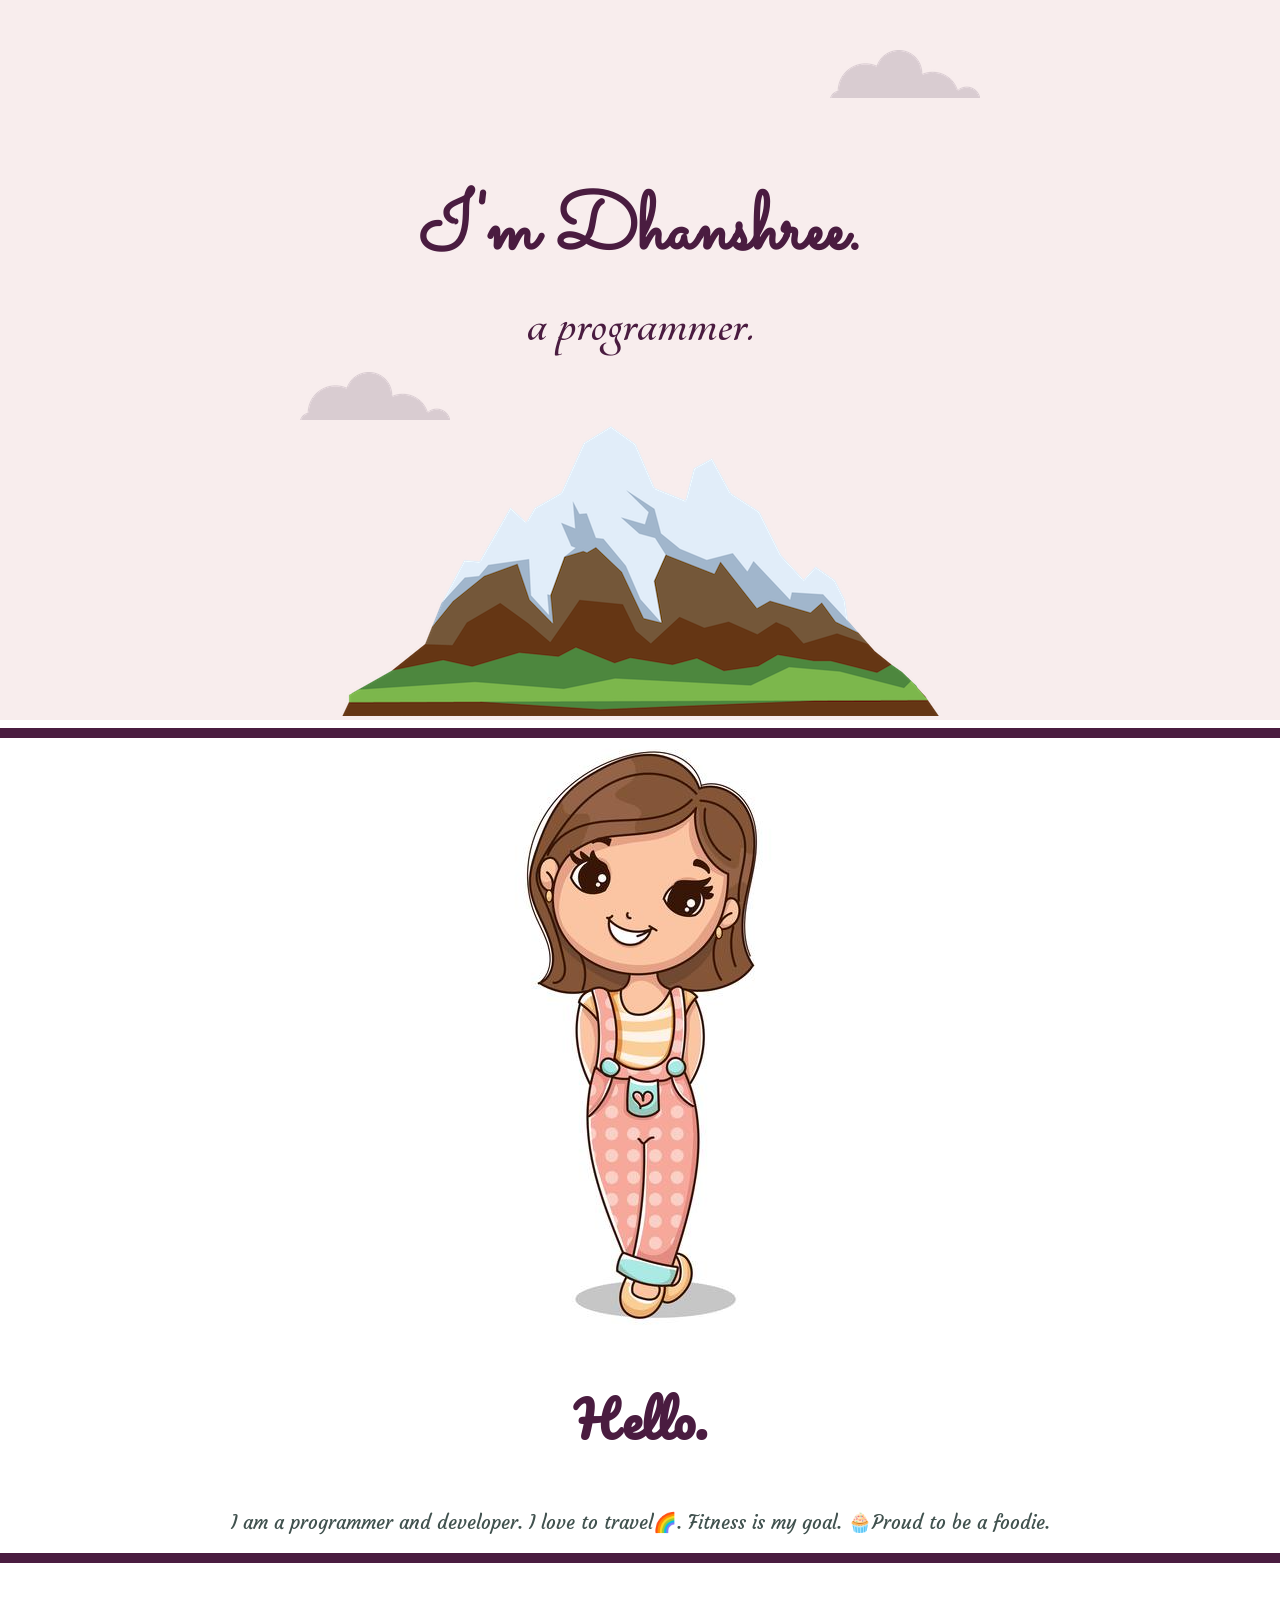
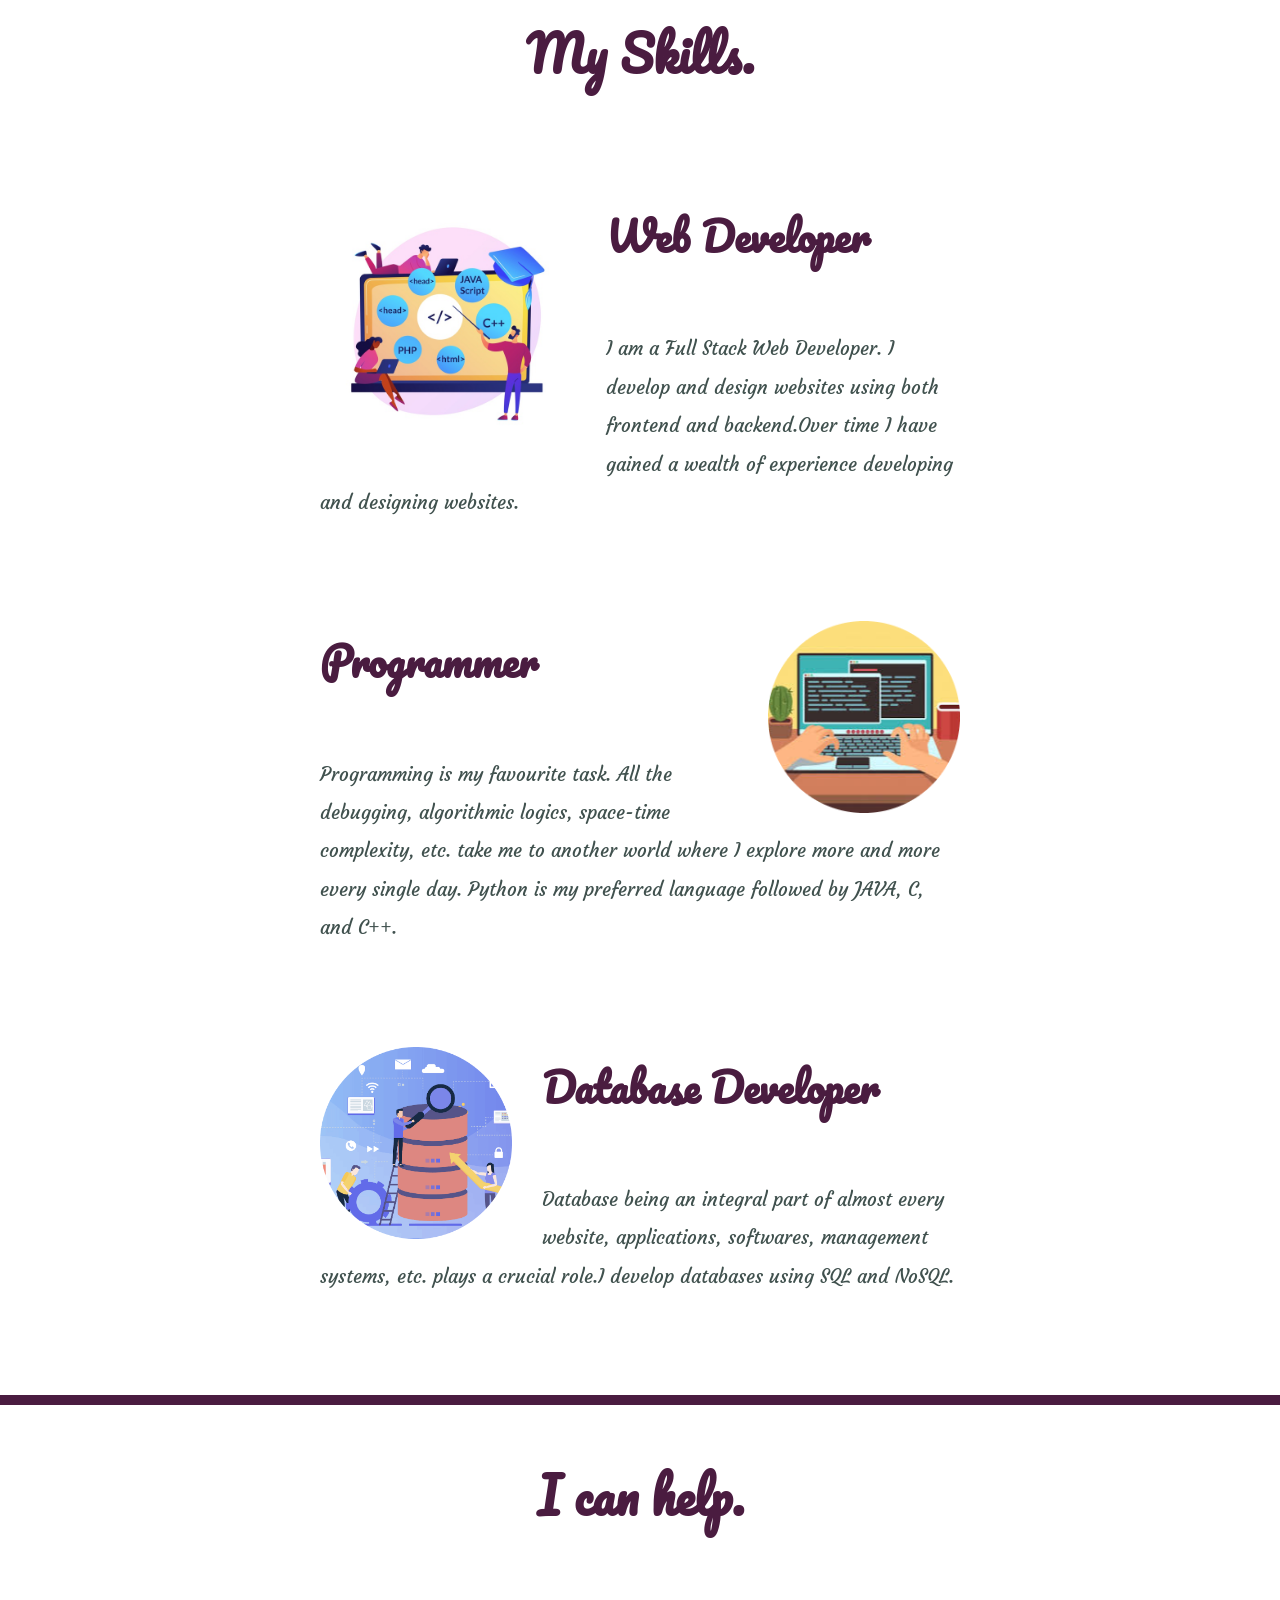
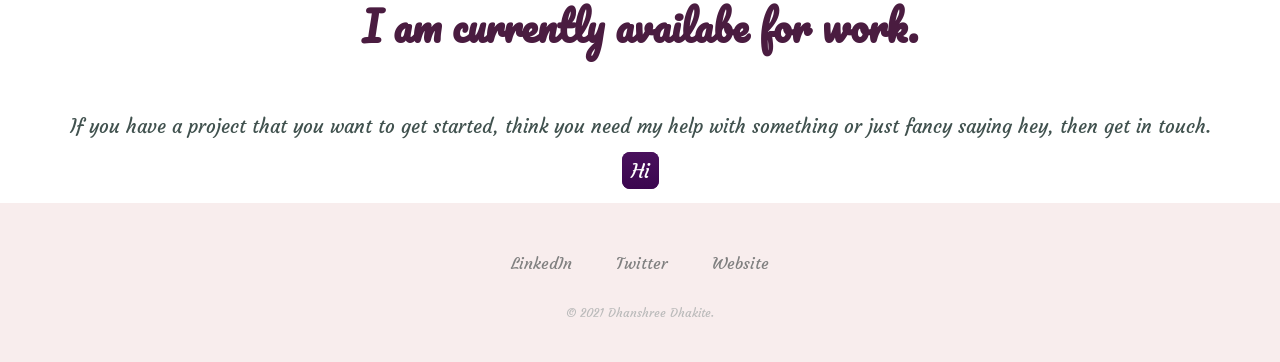
<file: index.html>
<!DOCTYPE html>
<html lang="en" dir="ltr">
  <head>
    <meta charset="utf-8">
    <title>Dhanshree Dhakie</title>
    <link rel="stylesheet" href="CSS/styles.css">
    <link rel="icon" href="favicon.ico">
    <link rel="preconnect" href="https://fonts.gstatic.com">
    <link href="https://fonts.googleapis.com/css2?family=Pacifico&family=Sacramento&display=swap" rel="stylesheet">
    <link href="https://fonts.googleapis.com/css2?family=Tangerine&display=swap" rel="stylesheet">
    <link href="https://fonts.googleapis.com/css2?family=Courgette&display=swap" rel="stylesheet">
  </head>
  <body>
    <div class="top">
      <img class="top-cloud" src="cloud.png" alt="cloud-img">
        <h1>I'm Dhanshree.</h1>
        <h2>a programmer.</h2>
      <img class="bottom-cloud" src="cloud.png" alt="cloud-img">
      <img src="mountain.png" alt="mountain-img">
    </div>

    <hr>
    <div class="mid">
      <div class="profile">
        <img class="girl" src="circle-girl.png" alt="hi-img">
        <h3>Hello.</h3>
        <p>I am a programmer and developer. I love to travel🌈. Fitness is my goal. 🧁Proud to be a foodie.   </p>
      </div>
      <hr>
      <div class="skills">
        <h3>My Skills.</h3>
        <div class="skill-row">
          <img class="developer" src="developer.jpg" alt="developer-img">
          <h4>Web Developer</h4>
          <p>I am a Full Stack Web Developer. I develop and design websites using both frontend and backend.Over time I have
            gained a wealth of experience developing and designing websites.
          </p>
        </div>
        <div class="skill-row">
          <img class="programmer" src="programmer.png" alt="programmer-img">
          <h4>Programmer</h4>
          <p>Programming is my favourite task. All the debugging, algorithmic logics, space-time complexity, etc. take me to
            another world where I explore more and more every single day. Python is my preferred language
            followed by JAVA, C, and C++. </p>
        </div>
        <div class="skill-row">
          <img class="database" src="database.png" alt="database-img">
          <h4>Database Developer</h4>
          <p>Database being an integral part of almost every website, applications, softwares, management systems, etc.
            plays a crucial role.I develop databases using SQL and NoSQL. </p>
        </div>
      </div>
      <hr>
      <div class="contact-me">
        <h3>I can help.</h3>
        <h4>I am currently availabe for work.</h4>
        <p class="end">If you have a project that you want to get started, think you need my help with something or just fancy
          saying hey, then get in touch.</p>
        <a class="btn" href="mailto:name@email.com">Hi</a>
      </div>
    </div>


    <div class="bot">
      <a class="footer-link" href="https://www.linkedin.com/">LinkedIn</a>
      <a class="footer-link" href="https://twitter.com/">Twitter</a>
      <a class="footer-link" href="https://www.appbrewery.co/">Website</a>
      <p class="copyright">© 2021 Dhanshree Dhakite.</p>
    </div>

  </body>
</html>
</file>
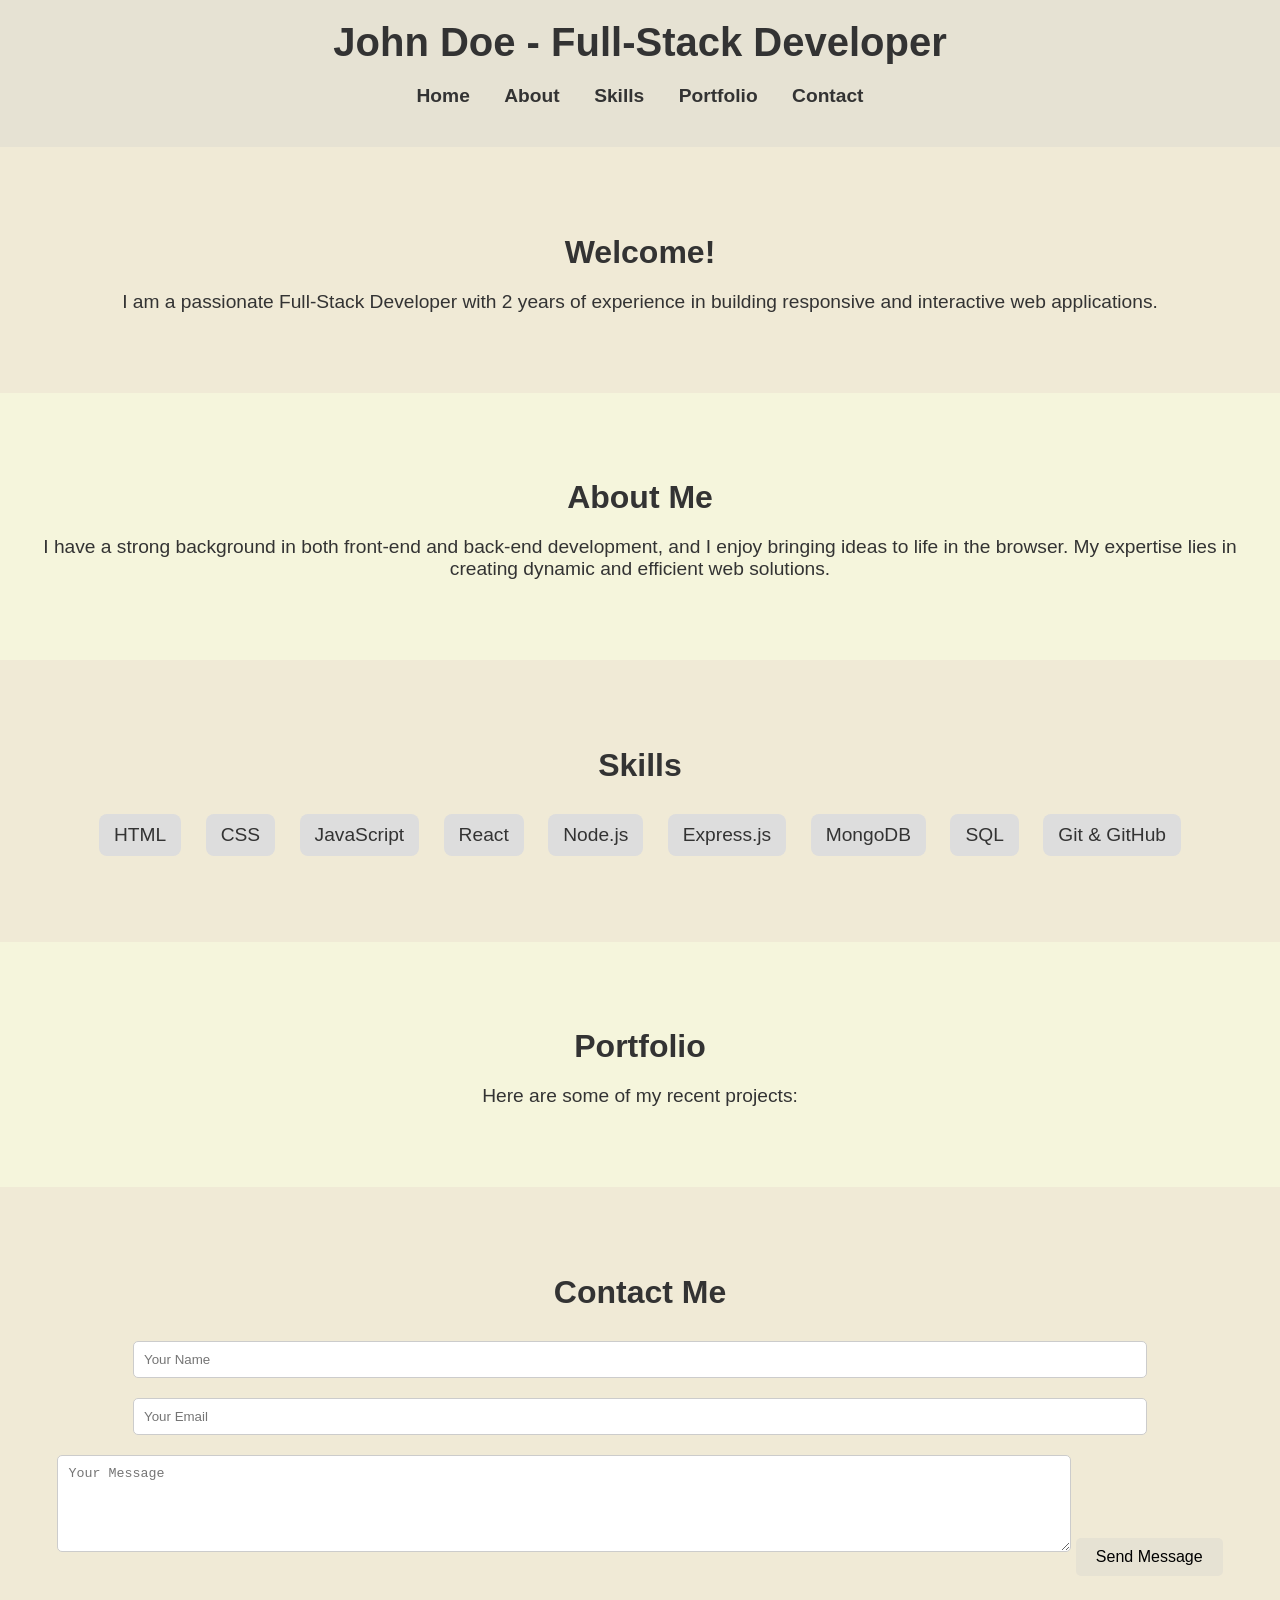
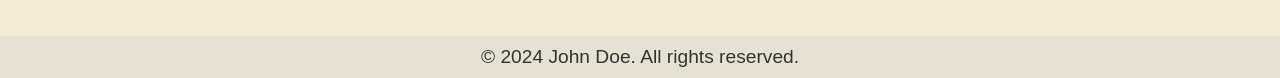
<file: new.html>
<!DOCTYPE html>
<html lang="en">
  <head>
    <meta charset="UTF-8" />
    <meta name="viewport" content="width=device-width, initial-scale=1.0" />
    <title>Full-Stack Developer Portfolio</title>
    <style>
      body {
        font-family: Arial, sans-serif;
        background-color: #f5f5dc;
        color: #333;
        margin: 0;
        padding: 0;
        scroll-behavior: smooth;
      }
      header {
        background-color: #e6e2d3;
        padding: 20px;
        text-align: center;
      }
      header h1 {
        margin: 0;
        font-size: 2.5em;
        animation: fadeInDown 1s ease-in-out;
      }
      nav {
        margin: 20px 0;
        text-align: center;
      }
      nav a {
        margin: 0 15px;
        text-decoration: none;
        color: #333;
        font-weight: bold;
        font-size: 1.2em;
        transition: color 0.3s;
      }
      nav a:hover {
        color: #555;
      }
      section {
        padding: 60px 20px;
        text-align: center;
      }
      section:nth-child(even) {
        background-color: #f0ead6;
      }
      h2 {
        font-size: 2em;
        margin-bottom: 20px;
        animation: fadeInUp 1s ease-in-out;
      }
      p {
        font-size: 1.2em;
        margin-bottom: 20px;
        animation: fadeInUp 1.5s ease-in-out;
      }
      .skills ul {
        list-style-type: none;
        padding: 0;
      }
      .skills li {
        display: inline-block;
        margin: 10px;
        font-size: 1.2em;
        background-color: #ddd;
        padding: 10px 15px;
        border-radius: 8px;
        animation: fadeInUp 2s ease-in-out;
      }
      .contact-form input,
      .contact-form textarea {
        width: 80%;
        padding: 10px;
        margin: 10px 0;
        border: 1px solid #ccc;
        border-radius: 5px;
      }
      .contact-form button {
        padding: 10px 20px;
        background-color: #e6e2d3;
        border: none;
        border-radius: 5px;
        font-size: 1em;
        cursor: pointer;
        transition: background-color 0.3s;
      }
      .contact-form button:hover {
        background-color: #ddd;
      }
      footer {
        background-color: #e6e2d3;
        padding: 10px;
        text-align: center;
      }
      footer p {
        margin: 0;
      }

      /* Animations */
      @keyframes fadeInDown {
        from {
          opacity: 0;
          transform: translateY(-20px);
        }
        to {
          opacity: 1;
          transform: translateY(0);
        }
      }
      @keyframes fadeInUp {
        from {
          opacity: 0;
          transform: translateY(20px);
        }
        to {
          opacity: 1;
          transform: translateY(0);
        }
      }
    </style>
  </head>
  <body>
    <header>
      <h1>John Doe - Full-Stack Developer</h1>
      <nav>
        <a href="#home">Home</a>
        <a href="#about">About</a>
        <a href="#skills">Skills</a>
        <a href="#portfolio">Portfolio</a>
        <a href="#contact">Contact</a>
      </nav>
    </header>

    <section id="home">
      <h2>Welcome!</h2>
      <p>
        I am a passionate Full-Stack Developer with 2 years of experience in
        building responsive and interactive web applications.
      </p>
    </section>

    <section id="about">
      <h2>About Me</h2>
      <p>
        I have a strong background in both front-end and back-end development,
        and I enjoy bringing ideas to life in the browser. My expertise lies in
        creating dynamic and efficient web solutions.
      </p>
    </section>

    <section id="skills" class="skills">
      <h2>Skills</h2>
      <ul>
        <li>HTML</li>
        <li>CSS</li>
        <li>JavaScript</li>
        <li>React</li>
        <li>Node.js</li>
        <li>Express.js</li>
        <li>MongoDB</li>
        <li>SQL</li>
        <li>Git & GitHub</li>
      </ul>
    </section>

    <section id="portfolio">
      <h2>Portfolio</h2>
      <p>Here are some of my recent projects:</p>
      <!-- Add project details here -->
    </section>

    <section id="contact">
      <h2>Contact Me</h2>
      <form class="contact-form">
        <input type="text" name="name" placeholder="Your Name" required />
        <input type="email" name="email" placeholder="Your Email" required />
        <textarea
          name="message"
          rows="5"
          placeholder="Your Message"
          required
        ></textarea>
        <button type="submit">Send Message</button>
      </form>
    </section>

    <footer>
      <p>&copy; 2024 John Doe. All rights reserved.</p>
    </footer>
  </body>
</html>
</file>
<file: CSS/styles.css>
body{
  margin: 0;
  text-align: center;
}
h1{
  margin:0;
  font-family: 'Sacramento', cursive;
  padding-top: 105px;
  font-size: 5rem;
  color: #4a1c40;
}
h2{
  margin: 0;
  font-family: 'Tangerine', cursive;
  font-size: 4rem;
  color:#4a1c40;
  font-weight: bold;
}
h3{
  font-family: 'Pacifico', cursive;
  font-size: 3rem;
  color:#4a1c40;
}
p{
  font-family: 'Courgette', cursive;
  font-weight: lighter;
  font-size: 1.2rem;
  color: #40514e;
}
hr{
  height: 10px;
  background-color: #4a1c40;
  border: none;
}
.top{
  padding-top: 70px;
  background-color: #f8eded;
  position: relative;
}
h4{
  font-family: 'Pacifico', cursive;
  font-size: 2.5rem;
  color:#4a1c40;
}
.developer{
  width: 40%;
  margin-right: 30px;
  float: left;
}
.programmer{
  width: 30%;
  margin-left: 30px;
  float: right;
}
.database{
  width: 30%;
  margin-right: 30px;
  float: left;
}
.skill-row{
  width: 50%;
  margin: 100px auto 100px auto;
  text-align: left;
  line-height: 2;
}
.mid{
  padding-bottom: 20px;
}
.bot{
  background-color: #f8eded;
  padding-top: 50px;
  padding-bottom: 10px;
}
.top-cloud{
  position: absolute;
  right: 300px;
  top: 50px;
}
.bottom-cloud{
  position: absolute;
  left: 300px;
  bottom: 300px;
}
a{
  color: grey;
  font-family: 'Courgette', cursive;
  margin: 10px 20px;
  text-decoration: none;
}
a:hover{
  color: #bbbbbb;
}
.copyright{
  color: #bbbbbb;
  font-size: 0.75rem;
  padding: 20px 0;
}
.btn {
  background: #49115c;
  background-image: -webkit-linear-gradient(top, #49115c, #3b064f);
  background-image: -moz-linear-gradient(top, #49115c, #3b064f);
  background-image: -ms-linear-gradient(top, #49115c, #3b064f);
  background-image: -o-linear-gradient(top, #49115c, #3b064f);
  background-image: linear-gradient(to bottom, #49115c, #3b064f);
  -webkit-border-radius: 8;
  -moz-border-radius: 8;
  border-radius: 8px;
  font-family: 'Courgette', cursive;
  color: #ffffff;
  font-size: 20px;
  padding: 6px 9px 6px 9px;
  text-decoration: none;
}

.btn:hover {
  background: #f8eded;
  text-decoration: none;
}
</file>
